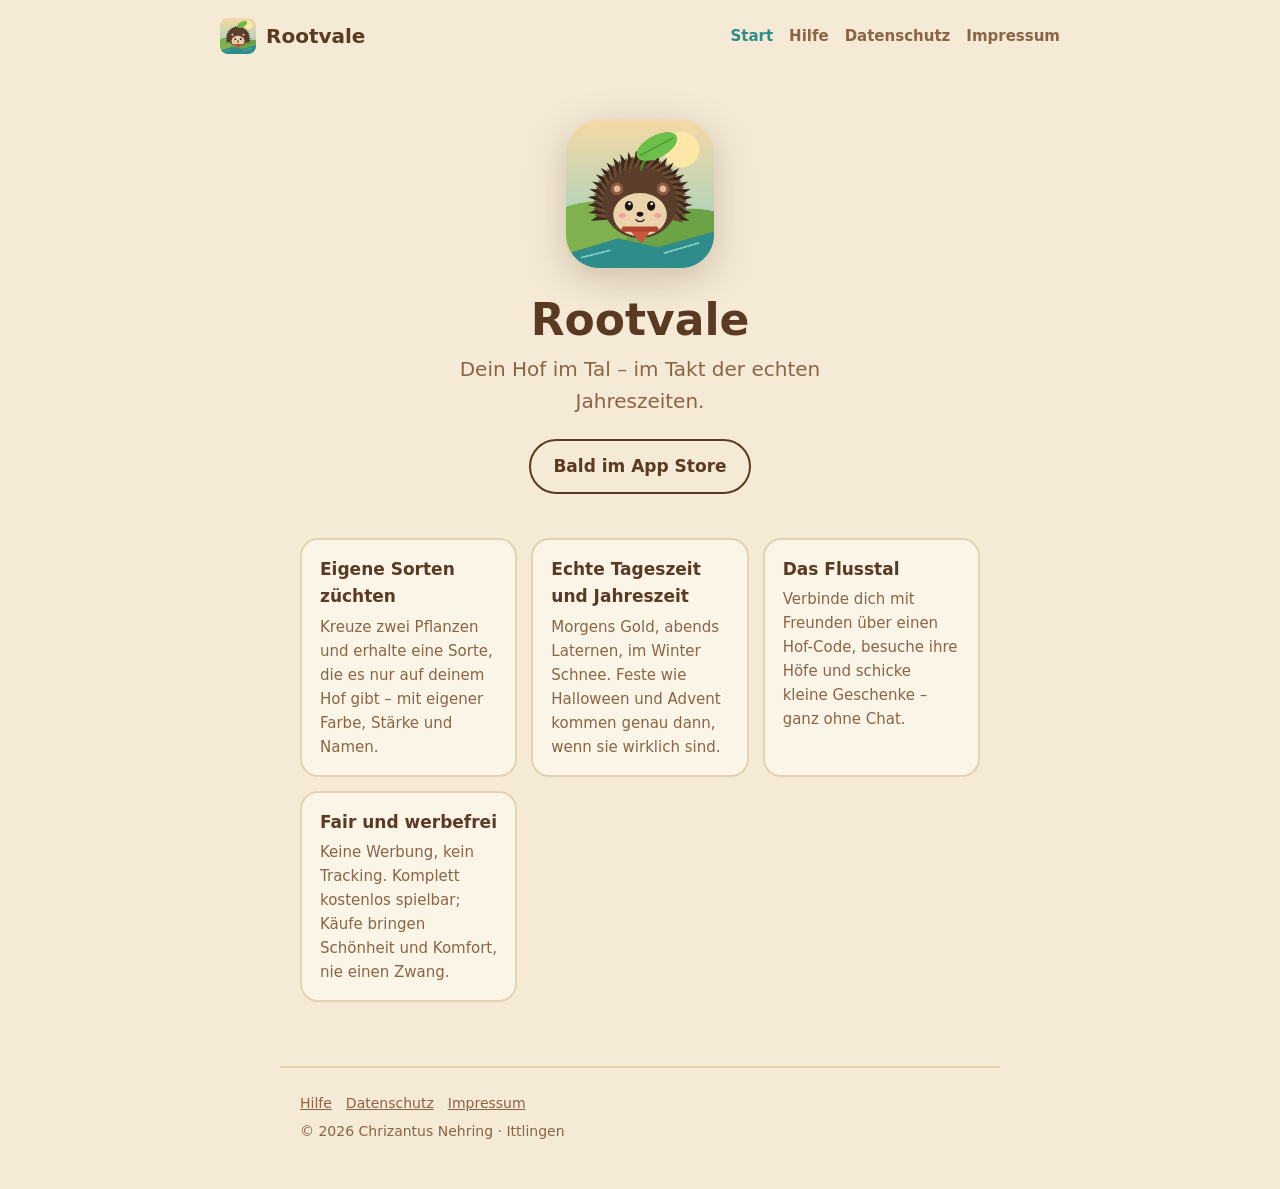
<file: index.html>
<!doctype html>
<html lang="de">
<head>
<meta charset="utf-8">
<meta name="viewport" content="width=device-width, initial-scale=1">
<title>Rootvale – Dein Hof im Tal</title>
<meta name="description" content="Rootvale ist ein ruhiges Farmspiel für iPhone und iPad: eigene Sorten züchten, Feste im Takt der echten Jahreszeiten feiern und Freunde im Flusstal besuchen.">
<meta name="theme-color" content="#f4ead5">
<link rel="icon" href="favicon.png">
<link rel="apple-touch-icon" href="apple-touch-icon.png">
<link rel="stylesheet" href="stil.css">
</head>
<body>
<header class="leiste">
  <a class="marke" href="index.html"><img src="icon.png" alt="">Rootvale</a>
  <nav><a href="index.html" aria-current="page">Start</a><a href="support.html">Hilfe</a><a href="datenschutz.html">Datenschutz</a><a href="impressum.html">Impressum</a></nav>
</header>
<main>
<section class="held">
  <img src="icon.png" alt="Rootvale-App-Symbol: der Igel Knopf mit einem Blatt">
  <h1>Rootvale</h1>
  <p class="unterzeile">Dein Hof im Tal – im Takt der echten Jahreszeiten.</p>
  <a class="knopf leise" href="support.html">Bald im App Store</a>
</section>

<div class="karten">
  <div class="karte"><h3>Eigene Sorten züchten</h3><p>Kreuze zwei Pflanzen und erhalte eine Sorte, die es nur auf deinem Hof gibt – mit eigener Farbe, Stärke und Namen.</p></div>
  <div class="karte"><h3>Echte Tageszeit und Jahreszeit</h3><p>Morgens Gold, abends Laternen, im Winter Schnee. Feste wie Halloween und Advent kommen genau dann, wenn sie wirklich sind.</p></div>
  <div class="karte"><h3>Das Flusstal</h3><p>Verbinde dich mit Freunden über einen Hof-Code, besuche ihre Höfe und schicke kleine Geschenke – ganz ohne Chat.</p></div>
  <div class="karte"><h3>Fair und werbefrei</h3><p>Keine Werbung, kein Tracking. Komplett kostenlos spielbar; Käufe bringen Schönheit und Komfort, nie einen Zwang.</p></div>
</div>
</main>
<footer>
  <a href="support.html">Hilfe</a><a href="datenschutz.html">Datenschutz</a><a href="impressum.html">Impressum</a>
  <p>© 2026 Chrizantus Nehring · Ittlingen</p>
</footer>
</body>
</html>
</file>
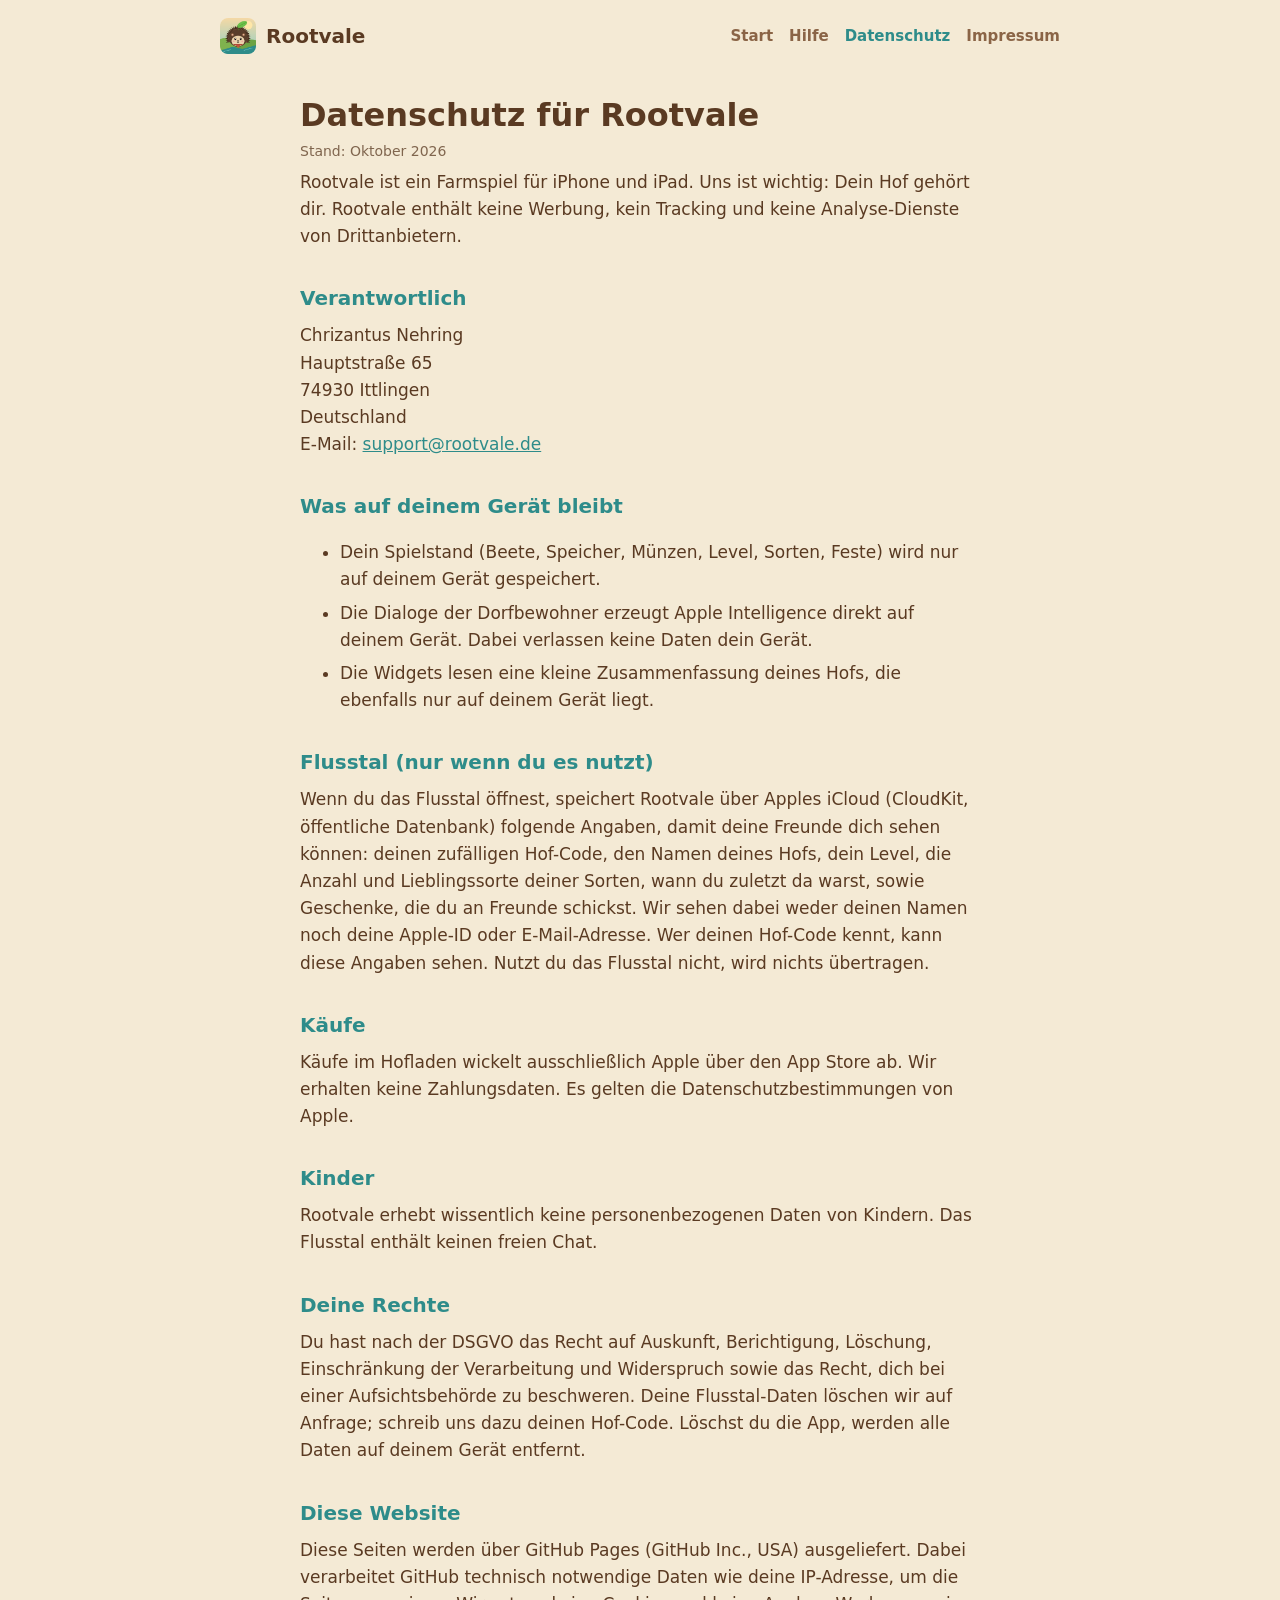
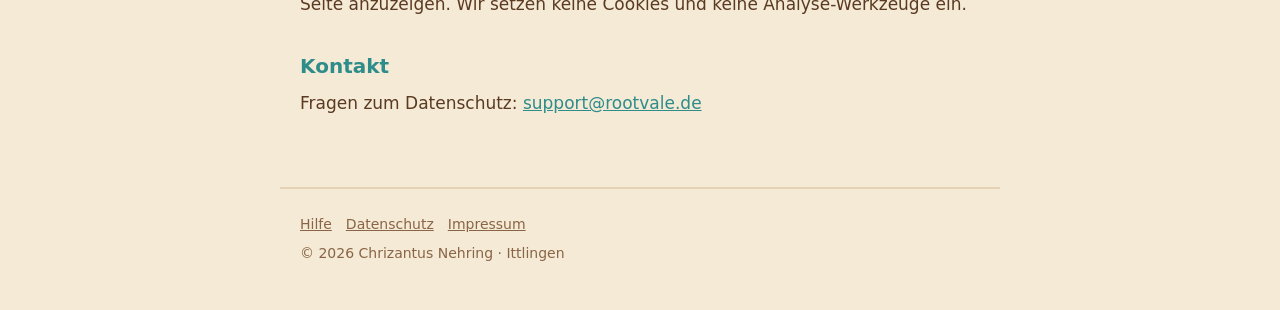
<file: datenschutz.html>
<!doctype html>
<html lang="de">
<head>
<meta charset="utf-8">
<meta name="viewport" content="width=device-width, initial-scale=1">
<title>Rootvale – Datenschutz</title>
<meta name="description" content="Datenschutzerklärung für das Spiel Rootvale.">
<meta name="theme-color" content="#f4ead5">
<link rel="icon" href="favicon.png">
<link rel="apple-touch-icon" href="apple-touch-icon.png">
<link rel="stylesheet" href="stil.css">
</head>
<body>
<header class="leiste">
  <a class="marke" href="index.html"><img src="icon.png" alt="">Rootvale</a>
  <nav><a href="index.html">Start</a><a href="support.html">Hilfe</a><a href="datenschutz.html" aria-current="page">Datenschutz</a><a href="impressum.html">Impressum</a></nav>
</header>
<main>
<h1>Datenschutz für Rootvale</h1>
<p class="stand">Stand: Oktober 2026</p>

<p>Rootvale ist ein Farmspiel für iPhone und iPad. Uns ist wichtig: Dein Hof gehört dir. Rootvale enthält keine Werbung, kein Tracking und keine Analyse-Dienste von Drittanbietern.</p>

<h2>Verantwortlich</h2>
<p>Chrizantus Nehring<br>Hauptstraße 65<br>74930 Ittlingen<br>Deutschland<br>E-Mail: <a href="mailto:support@rootvale.de">support@rootvale.de</a></p>

<h2>Was auf deinem Gerät bleibt</h2>
<ul>
<li>Dein Spielstand (Beete, Speicher, Münzen, Level, Sorten, Feste) wird nur auf deinem Gerät gespeichert.</li>
<li>Die Dialoge der Dorfbewohner erzeugt Apple Intelligence direkt auf deinem Gerät. Dabei verlassen keine Daten dein Gerät.</li>
<li>Die Widgets lesen eine kleine Zusammenfassung deines Hofs, die ebenfalls nur auf deinem Gerät liegt.</li>
</ul>

<h2>Flusstal (nur wenn du es nutzt)</h2>
<p>Wenn du das Flusstal öffnest, speichert Rootvale über Apples iCloud (CloudKit, öffentliche Datenbank) folgende Angaben, damit deine Freunde dich sehen können: deinen zufälligen Hof-Code, den Namen deines Hofs, dein Level, die Anzahl und Lieblingssorte deiner Sorten, wann du zuletzt da warst, sowie Geschenke, die du an Freunde schickst. Wir sehen dabei weder deinen Namen noch deine Apple-ID oder E-Mail-Adresse. Wer deinen Hof-Code kennt, kann diese Angaben sehen. Nutzt du das Flusstal nicht, wird nichts übertragen.</p>

<h2>Käufe</h2>
<p>Käufe im Hofladen wickelt ausschließlich Apple über den App Store ab. Wir erhalten keine Zahlungsdaten. Es gelten die Datenschutzbestimmungen von Apple.</p>

<h2>Kinder</h2>
<p>Rootvale erhebt wissentlich keine personenbezogenen Daten von Kindern. Das Flusstal enthält keinen freien Chat.</p>

<h2>Deine Rechte</h2>
<p>Du hast nach der DSGVO das Recht auf Auskunft, Berichtigung, Löschung, Einschränkung der Verarbeitung und Widerspruch sowie das Recht, dich bei einer Aufsichtsbehörde zu beschweren. Deine Flusstal-Daten löschen wir auf Anfrage; schreib uns dazu deinen Hof-Code. Löschst du die App, werden alle Daten auf deinem Gerät entfernt.</p>

<h2>Diese Website</h2>
<p>Diese Seiten werden über GitHub Pages (GitHub Inc., USA) ausgeliefert. Dabei verarbeitet GitHub technisch notwendige Daten wie deine IP-Adresse, um die Seite anzuzeigen. Wir setzen keine Cookies und keine Analyse-Werkzeuge ein.</p>

<h2>Kontakt</h2>
<p>Fragen zum Datenschutz: <a href="mailto:support@rootvale.de">support@rootvale.de</a></p>
</main>
<footer>
  <a href="support.html">Hilfe</a><a href="datenschutz.html">Datenschutz</a><a href="impressum.html">Impressum</a>
  <p>© 2026 Chrizantus Nehring · Ittlingen</p>
</footer>
</body>
</html>
</file>
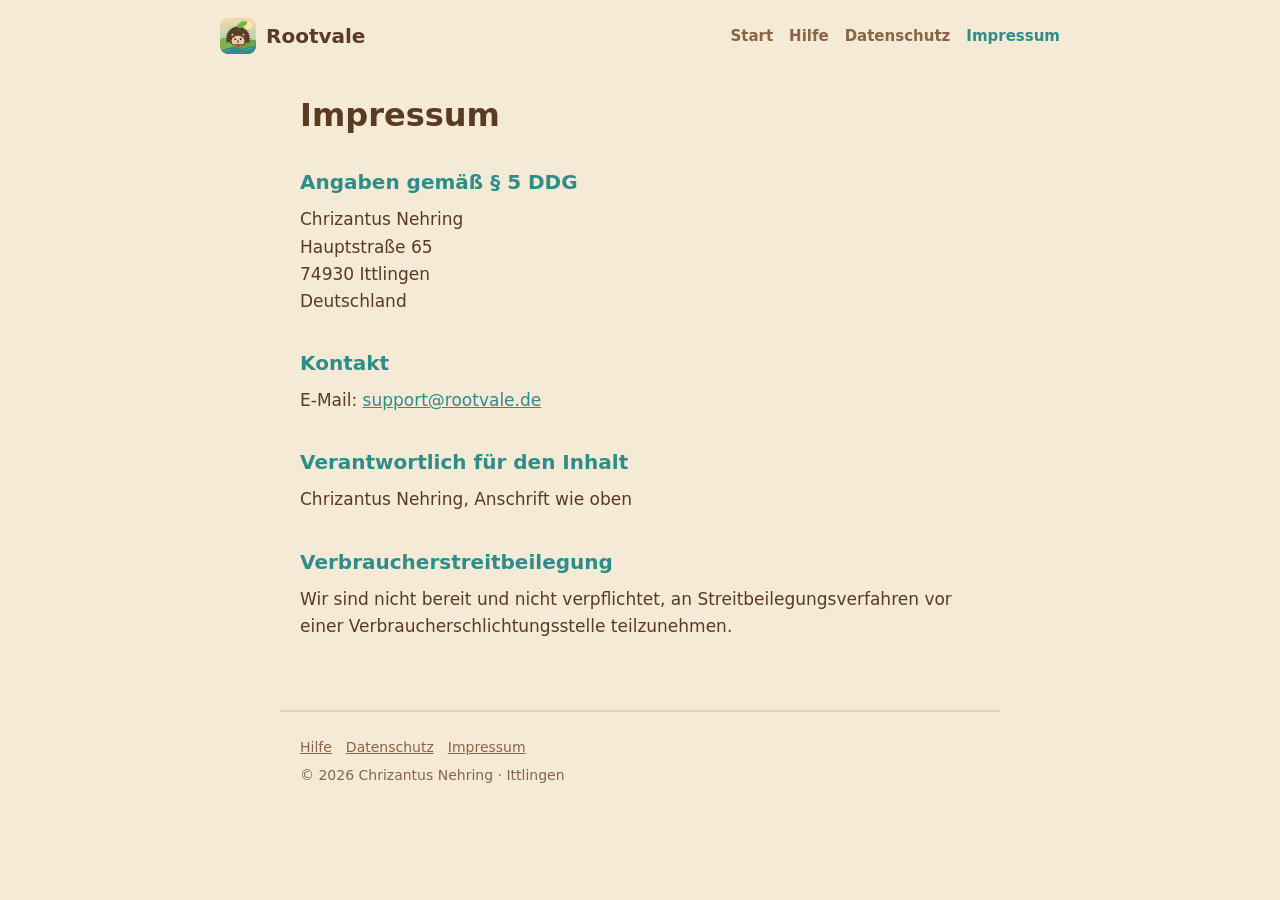
<file: impressum.html>
<!doctype html>
<html lang="de">
<head>
<meta charset="utf-8">
<meta name="viewport" content="width=device-width, initial-scale=1">
<title>Rootvale – Impressum</title>
<meta name="description" content="Impressum von Rootvale.">
<meta name="theme-color" content="#f4ead5">
<link rel="icon" href="favicon.png">
<link rel="apple-touch-icon" href="apple-touch-icon.png">
<link rel="stylesheet" href="stil.css">
</head>
<body>
<header class="leiste">
  <a class="marke" href="index.html"><img src="icon.png" alt="">Rootvale</a>
  <nav><a href="index.html">Start</a><a href="support.html">Hilfe</a><a href="datenschutz.html">Datenschutz</a><a href="impressum.html" aria-current="page">Impressum</a></nav>
</header>
<main>
<h1>Impressum</h1>
<h2>Angaben gemäß § 5 DDG</h2>
<p>Chrizantus Nehring<br>Hauptstraße 65<br>74930 Ittlingen<br>Deutschland</p>
<h2>Kontakt</h2>
<p>E-Mail: <a href="mailto:support@rootvale.de">support@rootvale.de</a></p>
<h2>Verantwortlich für den Inhalt</h2>
<p>Chrizantus Nehring, Anschrift wie oben</p>
<h2>Verbraucherstreitbeilegung</h2>
<p>Wir sind nicht bereit und nicht verpflichtet, an Streitbeilegungsverfahren vor einer Verbraucherschlichtungsstelle teilzunehmen.</p>
</main>
<footer>
  <a href="support.html">Hilfe</a><a href="datenschutz.html">Datenschutz</a><a href="impressum.html">Impressum</a>
  <p>© 2026 Chrizantus Nehring · Ittlingen</p>
</footer>
</body>
</html>
</file>
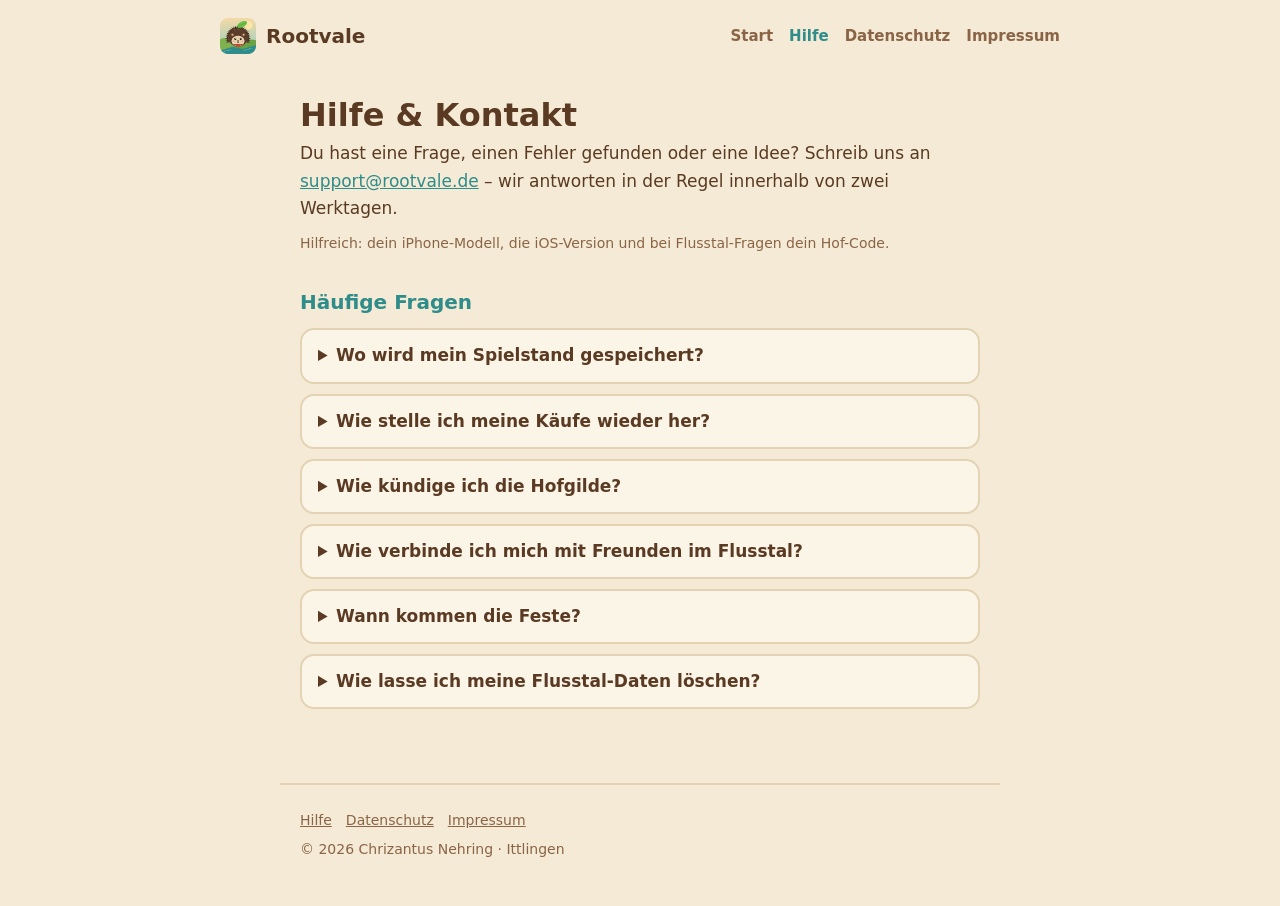
<file: support.html>
<!doctype html>
<html lang="de">
<head>
<meta charset="utf-8">
<meta name="viewport" content="width=device-width, initial-scale=1">
<title>Rootvale – Hilfe & Kontakt</title>
<meta name="description" content="Hilfe zu Rootvale: Spielstand, Käufe wiederherstellen, Flusstal und Kontakt zum Support.">
<meta name="theme-color" content="#f4ead5">
<link rel="icon" href="favicon.png">
<link rel="apple-touch-icon" href="apple-touch-icon.png">
<link rel="stylesheet" href="stil.css">
</head>
<body>
<header class="leiste">
  <a class="marke" href="index.html"><img src="icon.png" alt="">Rootvale</a>
  <nav><a href="index.html">Start</a><a href="support.html" aria-current="page">Hilfe</a><a href="datenschutz.html">Datenschutz</a><a href="impressum.html">Impressum</a></nav>
</header>
<main>
<h1>Hilfe & Kontakt</h1>
<p>Du hast eine Frage, einen Fehler gefunden oder eine Idee? Schreib uns an <a href="mailto:support@rootvale.de">support@rootvale.de</a> – wir antworten in der Regel innerhalb von zwei Werktagen.</p>
<p class="hinweis">Hilfreich: dein iPhone-Modell, die iOS-Version und bei Flusstal-Fragen dein Hof-Code.</p>

<h2>Häufige Fragen</h2>
<details><summary>Wo wird mein Spielstand gespeichert?</summary>
<p>Dein Hof liegt auf deinem Gerät. Rootvale legt zusätzlich bei jedem Start automatisch Sicherungen an. Wenn du die App löschst, wird auch dein Hof gelöscht.</p></details>

<details><summary>Wie stelle ich meine Käufe wieder her?</summary>
<p>Tippe im Spiel auf deine Münzen, um den Hofladen zu öffnen, und dann auf „Käufe wiederherstellen“. Melde dich dafür mit derselben Apple-ID an, mit der du gekauft hast.</p></details>

<details><summary>Wie kündige ich die Hofgilde?</summary>
<p>Öffne auf deinem iPhone Einstellungen → dein Name → Abonnements → Rootvale Hofgilde → Abo kündigen. Die Vorteile bleiben bis zum Ende des bezahlten Monats.</p></details>

<details><summary>Wie verbinde ich mich mit Freunden im Flusstal?</summary>
<p>Öffne das Flusstal im Spiel und tausche eure Hof-Codes aus. Für das Flusstal musst du auf deinem iPhone bei iCloud angemeldet sein.</p></details>

<details><summary>Wann kommen die Feste?</summary>
<p>Rootvale richtet sich nach dem echten Kalender. Etwa eine Woche vor einem Fest beginnen die Vorbereitungen auf deinem Hof.</p></details>

<details><summary>Wie lasse ich meine Flusstal-Daten löschen?</summary>
<p>Schreib uns an <a href="mailto:support@rootvale.de">support@rootvale.de</a> und nenne deinen Hof-Code. Wir löschen deinen Eintrag im Flusstal.</p></details>
</main>
<footer>
  <a href="support.html">Hilfe</a><a href="datenschutz.html">Datenschutz</a><a href="impressum.html">Impressum</a>
  <p>© 2026 Chrizantus Nehring · Ittlingen</p>
</footer>
</body>
</html>
</file>
<file: stil.css>
/* Rootvale – gemeinsamer Stil aller Seiten (Farben wie im Spiel) */
:root {
  --papier: #f4ead5;
  --papier-hell: #fbf5e8;
  --holz: #5a3a22;
  --holz-hell: #8a6446;
  --fluss: #2e8c8a;
  --kuerbis: #ef8a1c;
  --rand: #e3d3b4;
}
* { box-sizing: border-box; }
html { -webkit-text-size-adjust: 100%; }
body {
  margin: 0;
  background: var(--papier);
  color: var(--holz);
  font: 17px/1.6 ui-rounded, "SF Pro Rounded", -apple-system, system-ui, sans-serif;
}
a { color: var(--fluss); }
a:hover { color: var(--holz); }

header.leiste {
  max-width: 880px; margin: 0 auto; padding: 18px 20px;
  display: flex; align-items: center; justify-content: space-between; gap: 12px; flex-wrap: wrap;
}
header.leiste .marke { display: flex; align-items: center; gap: 10px; text-decoration: none; color: var(--holz); font-weight: 800; font-size: 20px; }
header.leiste .marke img { width: 36px; height: 36px; }
header.leiste nav { display: flex; gap: 16px; flex-wrap: wrap; font-size: 15px; }
header.leiste nav a { text-decoration: none; color: var(--holz-hell); font-weight: 600; }
header.leiste nav a:hover, header.leiste nav a[aria-current] { color: var(--fluss); }

main { max-width: 720px; margin: 0 auto; padding: 16px 20px 64px; }
h1 { font-size: 32px; line-height: 1.2; margin: 8px 0 6px; }
h2 { font-size: 20px; margin: 32px 0 8px; color: var(--fluss); }
p, li { margin: 6px 0; }
.stand { opacity: .75; font-size: 14px; }

.held { text-align: center; padding: 32px 0 8px; }
.held img { width: 148px; height: 148px; filter: drop-shadow(0 10px 18px rgba(90,58,34,.25)); }
.held h1 { font-size: 44px; margin-top: 18px; }
.held .unterzeile { font-size: 20px; color: var(--holz-hell); margin: 0 auto; max-width: 30ch; }
.knopf {
  display: inline-block; margin-top: 22px; padding: 12px 22px; border-radius: 999px;
  background: var(--holz); color: var(--papier-hell); text-decoration: none; font-weight: 700;
}
.knopf.leise { background: transparent; color: var(--holz); border: 2px solid var(--holz); }
.hinweis { font-size: 14px; color: var(--holz-hell); margin-top: 10px; }

.karten { display: grid; grid-template-columns: repeat(auto-fit, minmax(200px, 1fr)); gap: 14px; margin-top: 36px; }
.karte { background: var(--papier-hell); border: 2px solid var(--rand); border-radius: 18px; padding: 16px 18px; }
.karte h3 { margin: 0 0 4px; font-size: 17px; color: var(--holz); }
.karte p { margin: 0; font-size: 15px; color: var(--holz-hell); }

details { background: var(--papier-hell); border: 2px solid var(--rand); border-radius: 14px; padding: 12px 16px; margin: 10px 0; }
details summary { cursor: pointer; font-weight: 700; }
details p { margin-top: 8px; }

footer { max-width: 720px; margin: 0 auto; padding: 24px 20px 40px; font-size: 14px; color: var(--holz-hell); border-top: 2px solid var(--rand); }
footer a { color: var(--holz-hell); margin-right: 14px; }
</file>
